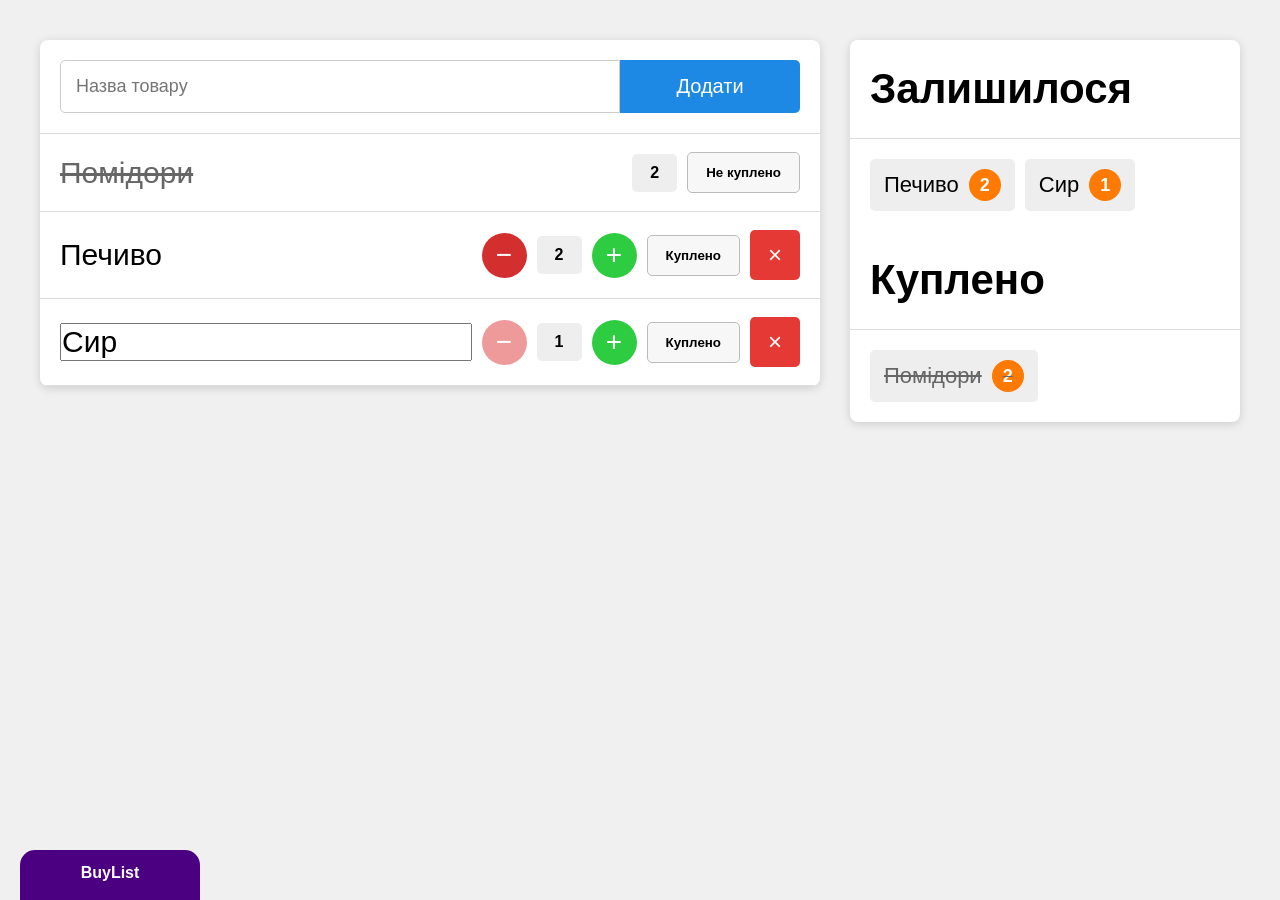
<file: home_task1/index.html>
<!DOCTYPE html>
<html lang="uk">
<head>
  <meta charset="UTF-8" />
  <meta name="viewport" content="width=device-width, initial-scale=1.0"/>
  <title>Buy List</title>

  <link rel="stylesheet" href="style.css">
</head>

<body>

  <div class="container">


    <section class="left-column">

      <form class="add-form">

        <input
          type="text"
          placeholder="Назва товару"
          aria-label="Назва товару"/>

        <button
          type="submit"
          data-tooltip="Додати товар">
          Додати
        </button>

      </form>


      <div class="item bought">

        <div class="item-name">
          Помідори
        </div>

        <div class="count">
          2
        </div>

        <div class="actions">

          <button
            class="status-btn"
            data-tooltip="Позначити як не куплено">
            Не куплено
          </button>

        </div>

      </div>


      <div class="item">

        <div class="item-name">
          Печиво
        </div>

        <div class="controls">

          <button
            class="circle-btn minus"
            data-tooltip="Зменшити кількість">
            −
          </button>

          <div class="count">
            2
          </div>

          <button
            class="circle-btn plus"
            data-tooltip="Збільшити кількість">
            +
          </button>

        </div>

        <div class="actions">

          <button
            class="status-btn"
            data-tooltip="Позначити як куплено">
            Куплено
          </button>

          <button
            class="delete-btn"
            data-tooltip="Видалити товар">
            ×
          </button>

        </div>

      </div>


      <div class="item">

        <input
          class="item-name"
          value="Сир"
          aria-label="Назва товару"/>

        <div class="controls">

          <button
            class="circle-btn minus"
            disabled
            data-tooltip="Не можна зменшити">
            −
          </button>

          <div class="count">
            1
          </div>

          <button
            class="circle-btn plus"
            data-tooltip="Збільшити кількість">
            +
          </button>

        </div>

        <div class="actions">

          <button
            class="status-btn"
            data-tooltip="Позначити як куплено">
            Куплено
          </button>

          <button
            class="delete-btn"
            data-tooltip="Видалити товар">
            ×
          </button>

        </div>

      </div>

    </section>


    <aside class="right-column">

      <div class="section-title">
        Залишилося
      </div>

      <div class="summary-list">

        <div class="summary-item">
          Печиво
          <span class="badge-count">2</span>
        </div>

        <div class="summary-item">
          Сир
          <span class="badge-count">1</span>
        </div>

      </div>

      <div class="section-title">
        Куплено
      </div>

      <div class="summary-list">

        <div class="summary-item bought">
          Помідори
          <span class="badge-count">2</span>
        </div>

      </div>

    </aside>

  </div>


  <div class="author-badge">

    <div class="badge-top">
      BuyList
    </div>

    <div class="badge-bottom">
      Робота Іваненко Крістіни
    </div>

  </div>

</body>
</html>
</file>
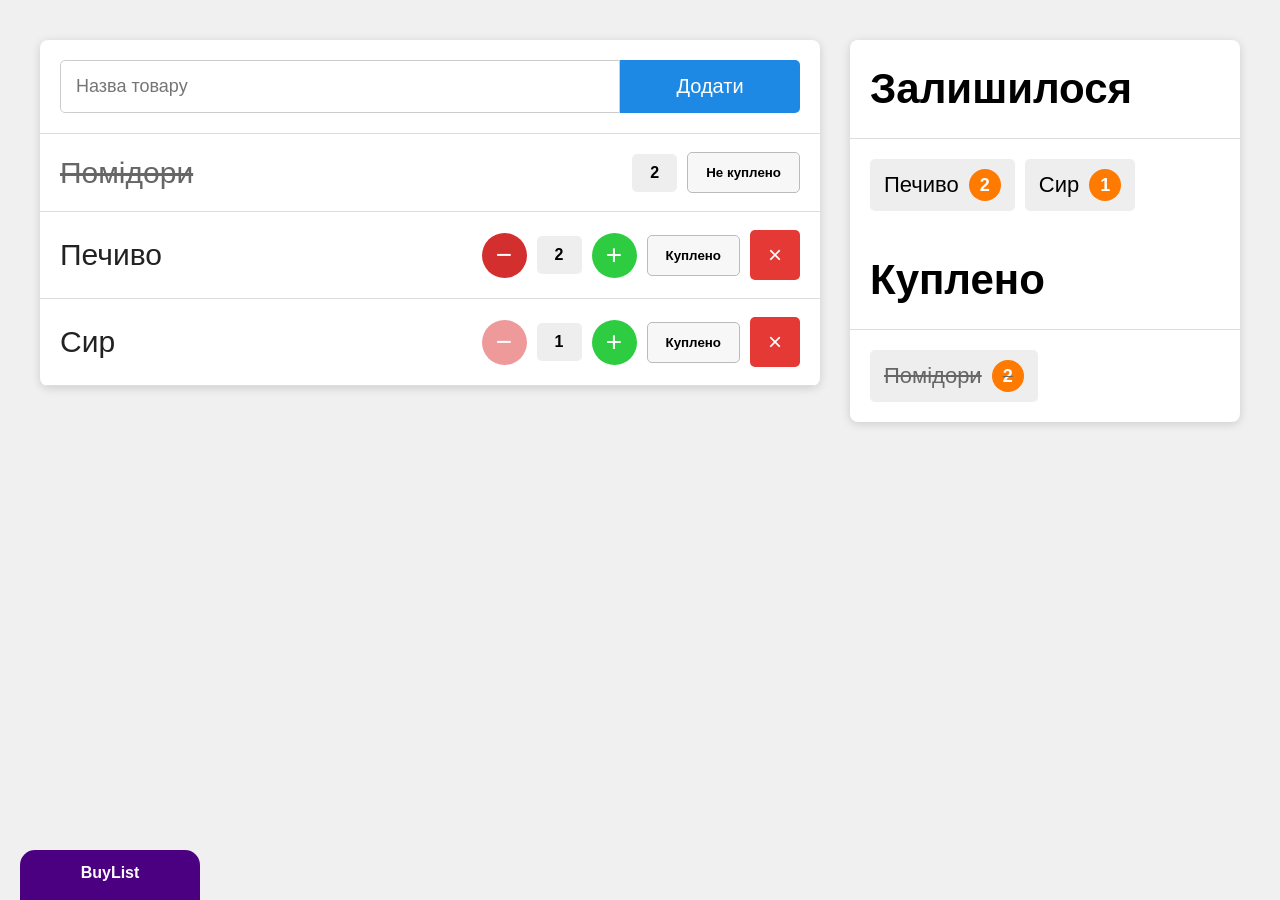
<file: home_work2/index.html>
<!DOCTYPE html>
<html lang="uk">
<head>
  <meta charset="UTF-8" />
  <meta name="viewport" content="width=device-width, initial-scale=1.0" />
  <title>Buy List</title>
  <link rel="stylesheet" href="style.css">
</head>

<body>
  <div class="container">
    <section class="left-column">
      <form class="add-form">
        <input
          type="text"
          placeholder="Назва товару"
          aria-label="Назва товару"
        />

        <button type="submit" data-tooltip="Додати товар">
          Додати
        </button>
      </form>

      <div class="item bought">
        <div class="item-name">Помідори</div>

        <div class="count">2</div>

        <div class="actions">
          <button class="status-btn" data-tooltip="Позначити як не куплено">
            Не куплено
          </button>
        </div>
      </div>

      <div class="item">
        <div class="item-name">Печиво</div>

        <div class="controls">
          <button class="circle-btn minus" data-tooltip="Зменшити кількість">
            −
          </button>

          <div class="count">2</div>

          <button class="circle-btn plus" data-tooltip="Збільшити кількість">
            +
          </button>
        </div>

        <div class="actions">
          <button class="status-btn" data-tooltip="Позначити як куплено">
            Куплено
          </button>

          <button class="delete-btn" data-tooltip="Видалити товар">
            ×
          </button>
        </div>
      </div>

      <div class="item">
        <div class="item-name">Сир</div>

        <div class="controls">
          <button class="circle-btn minus" disabled data-tooltip="Не можна зменшити">
            −
          </button>

          <div class="count">1</div>

          <button class="circle-btn plus" data-tooltip="Збільшити кількість">
            +
          </button>
        </div>

        <div class="actions">
          <button class="status-btn" data-tooltip="Позначити як куплено">
            Куплено
          </button>

          <button class="delete-btn" data-tooltip="Видалити товар">
            ×
          </button>
        </div>
      </div>
    </section>

    <aside class="right-column">
      <div class="section-title">Залишилося</div>
      <div class="summary-list remaining-summary"></div>

      <div class="section-title">Куплено</div>
      <div class="summary-list bought-summary"></div>
    </aside>
  </div>

  <div class="author-badge">
    <div class="badge-top">BuyList</div>
    <div class="badge-bottom">Робота Іваненко Крістіни</div>
  </div>

  <script src="script.js"></script>
</body>
</html>
</file>
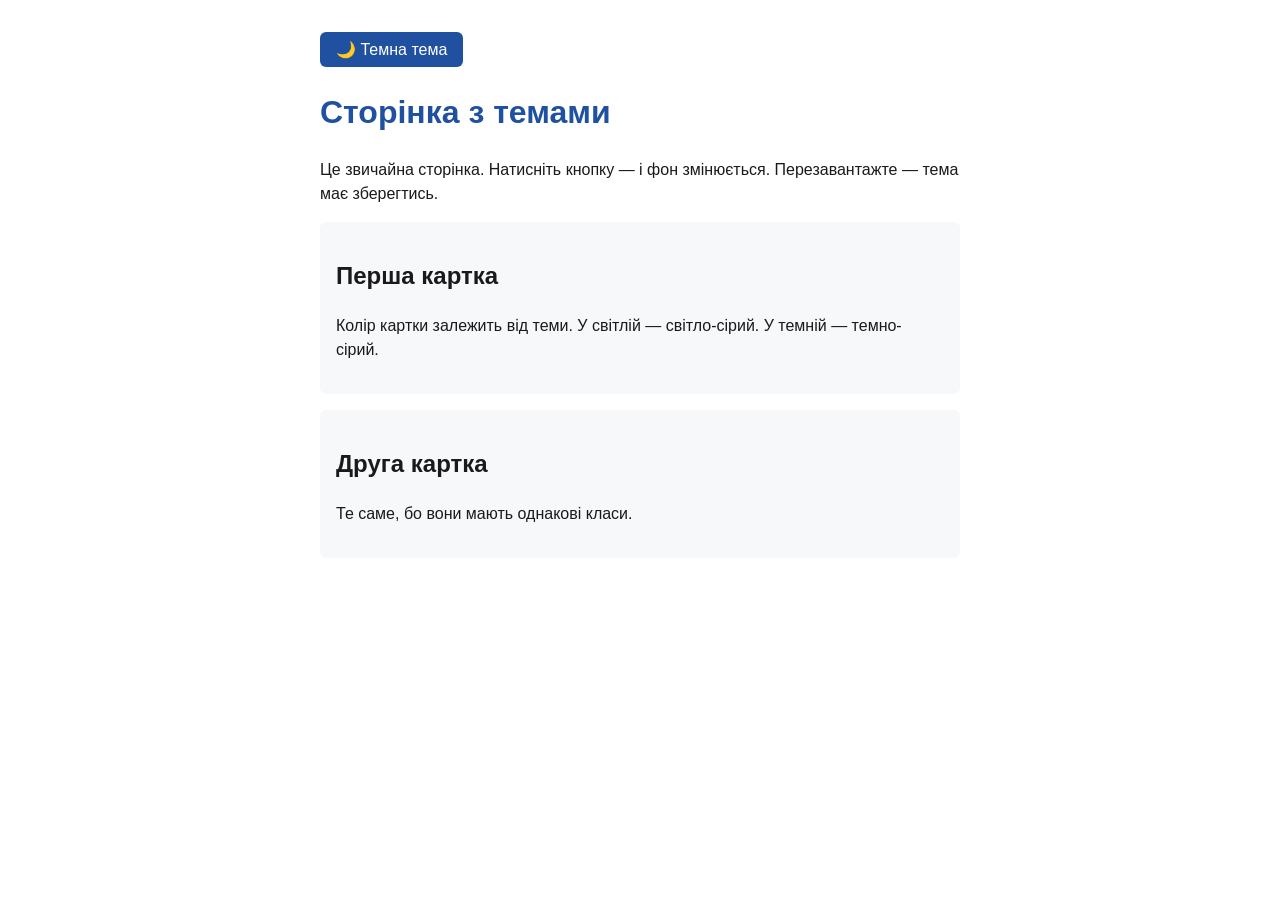
<file: Lab_4/page.html>
<!DOCTYPE html>
<html lang="uk">
<head>
  <meta charset="UTF-8">
  <title>Task 3 — Перемикач тем</title>
  <style>
    :root {
      --bg: #ffffff;
      --text: #1a1a1a;
      --accent: #2050a0;
      --surface: #f6f8fa;
    }
    [data-theme="dark"] {
      --bg: #1a1a1a;
      --text: #eee;
      --accent: #4c8af0;
      --surface: #2a2a2a;
    }
    body {
      background: var(--bg); color: var(--text);
      font-family: -apple-system, sans-serif;
      max-width: 640px; margin: 0 auto; padding: 2rem 1rem;
      line-height: 1.5;
      transition: background 0.2s, color 0.2s;
    }
    h1 { color: var(--accent); }
    .card {
      background: var(--surface); padding: 1rem;
      border-radius: 6px; margin: 1rem 0;
    }
    #theme-toggle {
      background: var(--accent); color: white; border: none;
      padding: 8px 16px; border-radius: 6px; cursor: pointer;
      font-size: 1rem;
    }
  </style>
</head>
<body>

  <button id="theme-toggle">🌙 Темна тема</button>

  <h1>Сторінка з темами</h1>

  <p>Це звичайна сторінка. Натисніть кнопку — і фон змінюється. Перезавантажте — тема має зберегтись.</p>

  <div class="card">
    <h2>Перша картка</h2>
    <p>Колір картки залежить від теми. У світлій — світло-сірий. У темній — темно-сірий.</p>
  </div>

  <div class="card">
    <h2>Друга картка</h2>
    <p>Те саме, бо вони мають однакові класи.</p>
  </div>

  <script src="theme.js"></script>
</body>
</html>
</file>
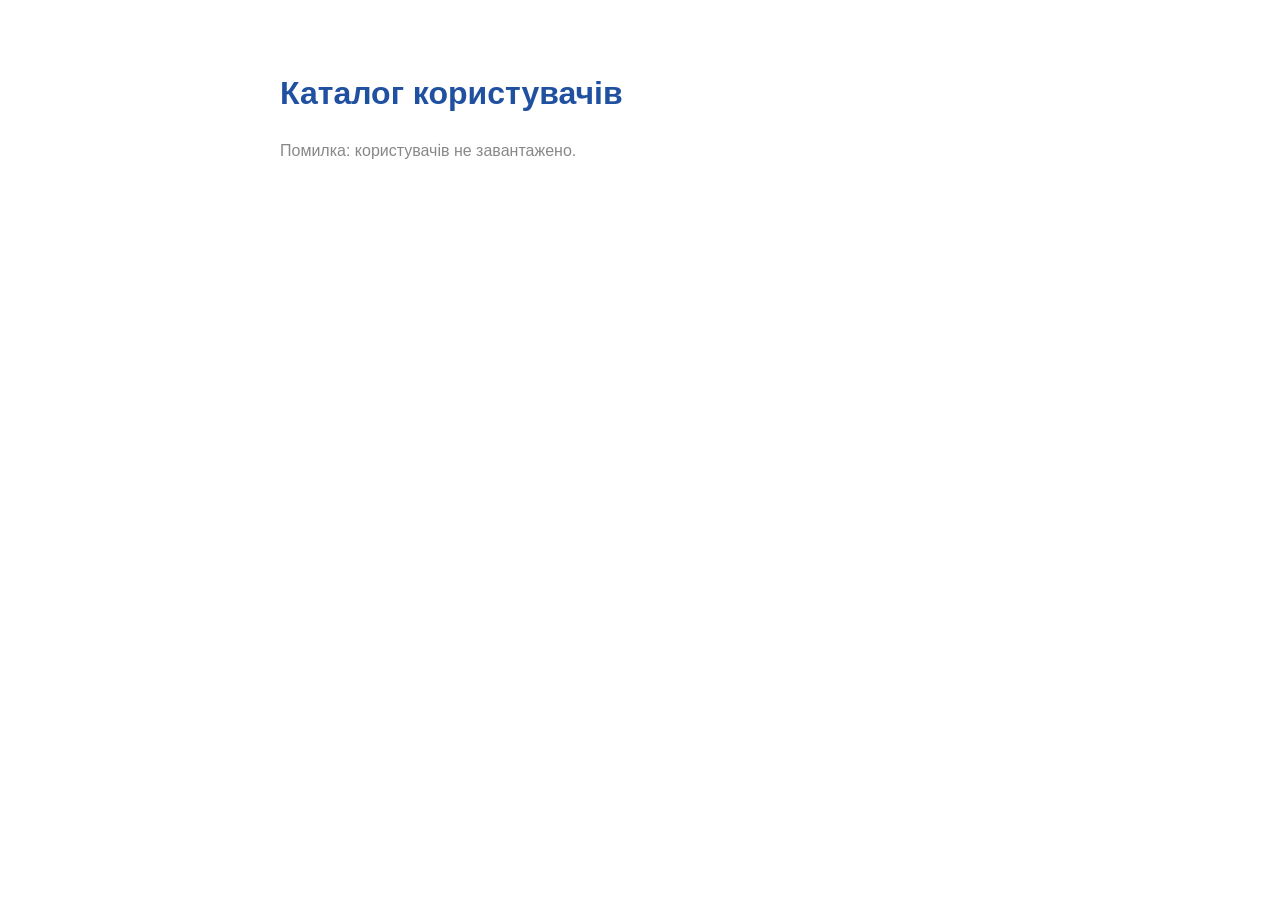
<file: Lab_5/page.html>
<!DOCTYPE html>
<html lang="uk">
<head>
  <meta charset="UTF-8">
  <title>Task 3 — Каталог користувачів</title>
  <style>
    body { font-family: -apple-system, sans-serif; max-width: 720px; margin: 2rem auto; padding: 1rem; line-height: 1.5; }
    h1 { color: #2050a0; }
    #users { display: grid; gap: 1rem; }
    .card { 
      background: #f6f8fa;
      border: 1px solid #e1e4e8; 
      border-radius: 6px; 
      padding: 1rem; }
    .card h3 { 
      margin: 0 0 0.3rem; 
      color: #2050a0; }
    .card .meta { 
      color: #555; 
      font-size: 0.95em; 
      margin: 0.2rem 0; }
    .card button { 
      margin-top: 0.5rem; 
      padding: 6px 12px; 
      background: #2050a0; 
      color: white; 
      border: none; 
      border-radius: 4px; 
      cursor: pointer; 
      font-size: 0.9rem; }
    .card button:disabled { opacity: 0.6; }
    .posts { 
      margin-top: 0.8rem; 
      padding-top: 0.8rem; 
      border-top: 1px dashed #ddd; }
    .posts h4 { 
      font-size: 0.95rem; 
      margin: 0 0 0.5rem; }
    .posts ul { 
      margin: 0; 
      padding-left: 1.2rem; 
      font-size: 0.9rem; 
      color: #555; }
    .error { 
      color: #c33; 
      font-size: 0.9em; }
    #status { color: #888; }
  </style>
</head>
<body>

  <h1>Каталог користувачів</h1>
  <p id="status">Завантаження...</p>
  <div id="users"></div>

  <script src="users.js"></script>
</body>
</html>
</file>
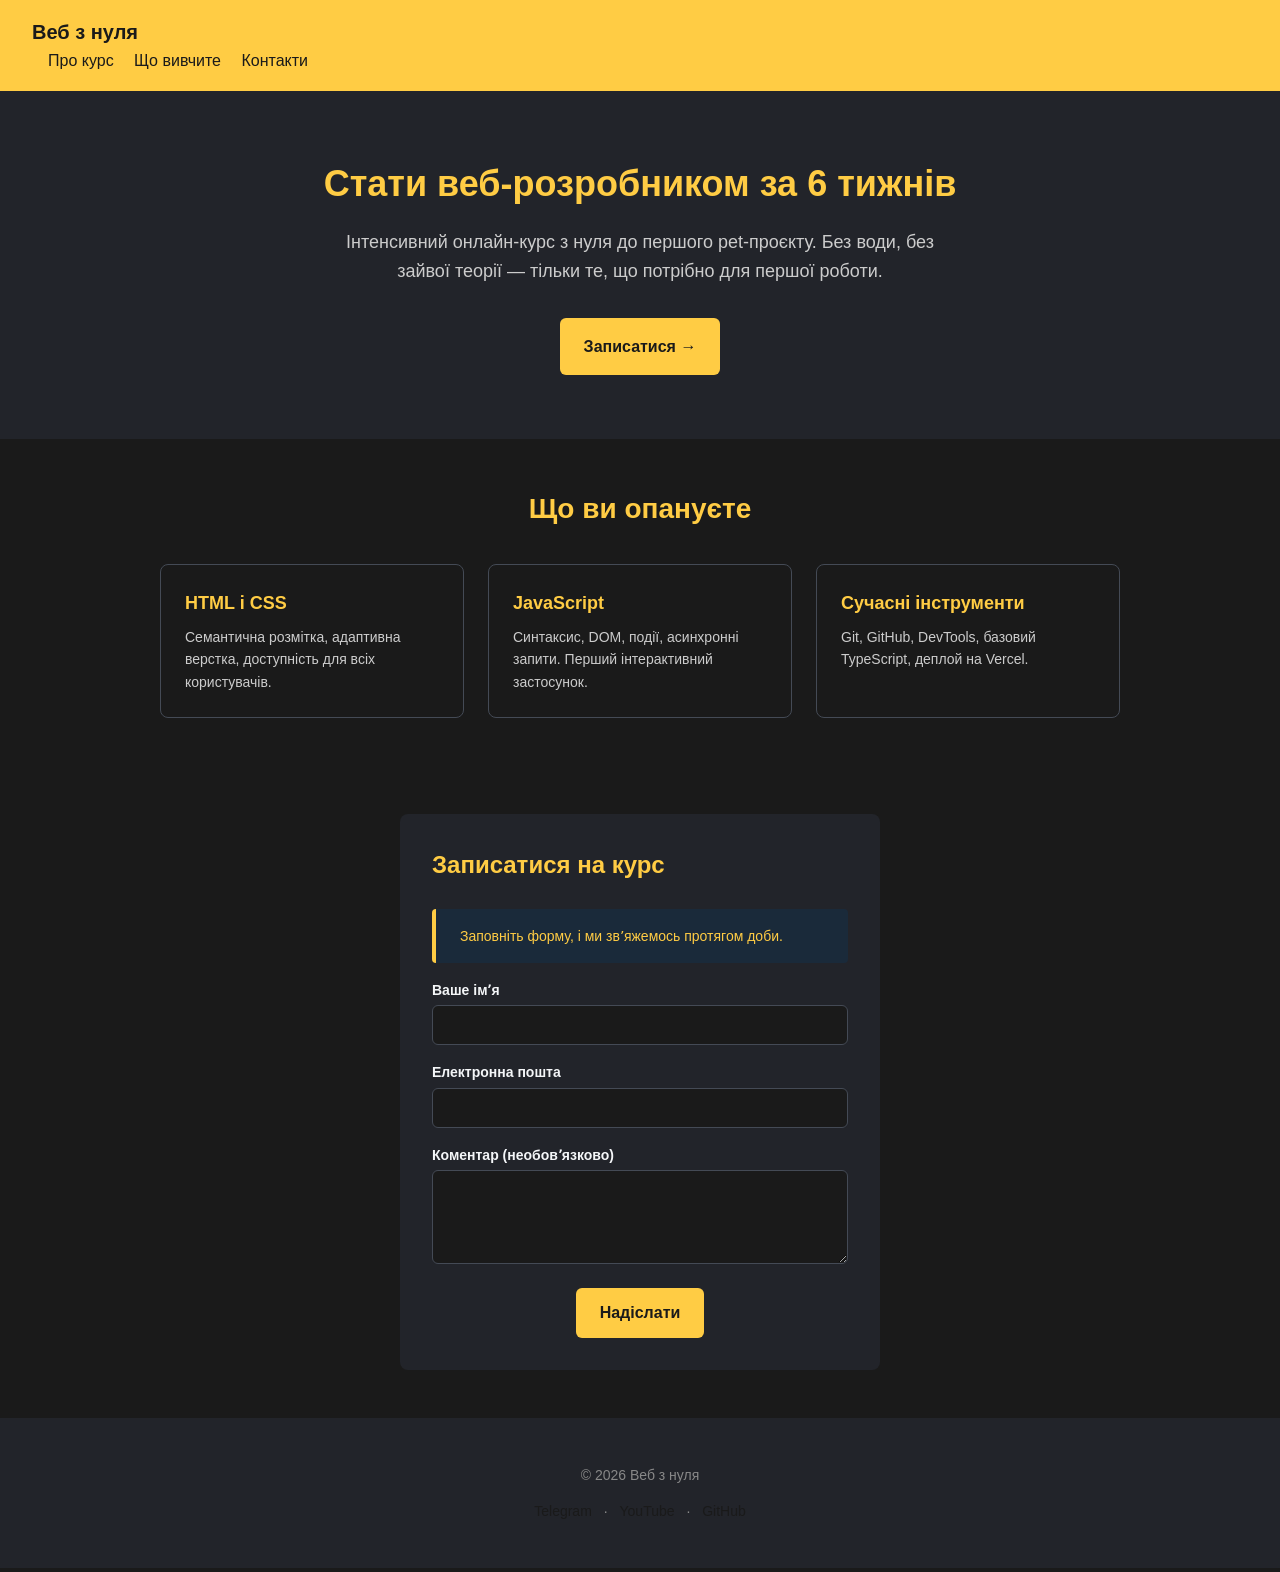
<file: Lab_2/task-3-variables/legacy-page.html>
<!DOCTYPE html>
<html lang="uk">
<head>
  <meta charset="UTF-8">
  <meta name="viewport" content="width=device-width, initial-scale=1">
  <title>Курс «Веб з нуля» — лендинг</title>
  <link rel="stylesheet" href="legacy.css">
</head>
<body data-theme="dark" class="legacy">

  <!-- HTML, який використовує legacy.css.
       Потрібен лише як референс — щоб бачити, як виглядає сторінка
       до і після рефакторингу. Студент змінює тільки legacy.css. -->

  <header class="site-header">
    <h1>Веб з нуля</h1>
    <nav>
      <a href="#hero">Про курс</a>
      <a href="#features">Що вивчите</a>
      <a href="#contact">Контакти</a>
    </nav>
  </header>

  <section class="hero" id="hero">
    <h2>Стати веб-розробником за 6 тижнів</h2>
    <p>Інтенсивний онлайн-курс з нуля до першого pet-проєкту. Без води, без зайвої теорії — тільки те, що потрібно для першої роботи.</p>
    <a href="#contact" class="cta">Записатися →</a>
  </section>

  <section class="features" id="features">
    <h2>Що ви опануєте</h2>
    <div class="grid">
      <div class="feature-card">
        <h3>HTML і CSS</h3>
        <p>Семантична розмітка, адаптивна верстка, доступність для всіх користувачів.</p>
      </div>
      <div class="feature-card">
        <h3>JavaScript</h3>
        <p>Синтаксис, DOM, події, асинхронні запити. Перший інтерактивний застосунок.</p>
      </div>
      <div class="feature-card">
        <h3>Сучасні інструменти</h3>
        <p>Git, GitHub, DevTools, базовий TypeScript, деплой на Vercel.</p>
      </div>
    </div>
  </section>

  <section class="contact-form" aria-labelledby="contact-title">
    <h2 id="contact-title">Записатися на курс</h2>
    <p class="alert alert-info">Заповніть форму, і ми звʼяжемось протягом доби.</p>

    <form>
      <label for="name">Ваше імʼя</label>
      <input type="text" id="name" name="name" required>

      <label for="email">Електронна пошта</label>
      <input type="email" id="email" name="email" required>

      <label for="message">Коментар (необовʼязково)</label>
      <textarea id="message" name="message" rows="4"></textarea>

      <button type="submit">Надіслати</button>
    </form>
  </section>

  <footer class="site-footer">
    <p>© 2026 Веб з нуля</p>
    <p>
      <a href="#">Telegram</a> ·
      <a href="#">YouTube</a> ·
      <a href="#">GitHub</a>
    </p>
  </footer>

</body>
</html>
</file>
<file: home_task1/style.css>
* {
  box-sizing: border-box;
  margin: 0;
  padding: 0;
}

body {
  font-family: Arial, sans-serif;
  background: #f0f0f0;
  padding: 40px;
  position: relative;
  min-height: 100vh;
}

.container {
  display: flex;
  gap: 30px;
  align-items: flex-start;
  flex-wrap: wrap;
}

.left-column {
  flex: 2;
  min-width: 320px;
  background: white;
  border-radius: 8px;
  box-shadow: 0 2px 10px rgba(0,0,0,0.15);
  overflow: hidden;
}

.right-column {
  flex: 1;
  min-width: 280px;
  background: white;
  border-radius: 8px;
  box-shadow: 0 2px 10px rgba(0,0,0,0.15);
  overflow: hidden;
}


.add-form {
  display: flex;
  padding: 20px;
  border-bottom: 1px solid #ddd;
}

.add-form input {
  flex: 1;
  padding: 15px;
  font-size: 18px;
  border: 1px solid #ccc;
  border-radius: 5px 0 0 5px;
  outline: none;
}

.add-form button {
  width: 180px;
  border: none;
  background: #1e88e5;
  color: white;
  font-size: 20px;
  cursor: pointer;
  border-radius: 0 5px 5px 0;
}


.item {
  display: flex;
  align-items: center;
  justify-content: space-between;
  padding: 18px 20px;
  border-bottom: 1px solid #ddd;
  gap: 10px;
  flex-wrap: wrap;
}

.item-name {
  flex: 1;
  font-size: 30px;
}

.bought .item-name {
  text-decoration: line-through;
  color: #666;
}


.controls {
  display: flex;
  align-items: center;
  gap: 10px;
}

.count {
  background: #eee;
  padding: 10px 16px;
  border-radius: 5px;
  font-weight: bold;
  min-width: 45px;
  text-align: center;
}

.circle-btn {
  width: 45px;
  height: 45px;
  border-radius: 50%;
  border: none;
  color: white;
  font-size: 28px;
  cursor: pointer;
  position: relative;
}

.minus {
  background: #d32f2f;
}

.plus {
  background: #2ecc40;
}

.minus:disabled {
  background: #ef9a9a;
  cursor: not-allowed;
}


.actions {
  display: flex;
  align-items: center;
  gap: 10px;
}

.status-btn {
  padding: 12px 18px;
  border: 1px solid #bbb;
  border-radius: 5px;
  background: #f7f7f7;
  cursor: pointer;
  font-weight: bold;
  position: relative;
}

.delete-btn {
  width: 50px;
  height: 50px;
  border: none;
  border-radius: 5px;
  background: #e53935;
  color: white;
  font-size: 24px;
  cursor: pointer;
  position: relative;
}


.section-title {
  font-size: 42px;
  font-weight: bold;
  padding: 25px 20px;
  border-bottom: 1px solid #ddd;
}

.summary-list {
  padding: 20px;
  display: flex;
  flex-wrap: wrap;
  gap: 10px;
}

.summary-item {
  background: #eee;
  padding: 10px 14px;
  border-radius: 5px;
  display: flex;
  align-items: center;
  gap: 10px;
  font-size: 22px;
}

.summary-item.bought {
  text-decoration: line-through;
  color: #666;
}

.badge-count {
  background: #ff7a00;
  color: white;
  width: 32px;
  height: 32px;
  border-radius: 50%;
  display: flex;
  justify-content: center;
  align-items: center;
  font-size: 18px;
  font-weight: bold;
}


[data-tooltip] {
  position: relative;
}

[data-tooltip]::after {
  content: attr(data-tooltip);
  position: absolute;
  bottom: 120%;
  left: 50%;
  transform: translateX(-50%) scale(0.7);
  background: #4b0082;
  color: white;
  padding: 8px 12px;
  border-radius: 10px;
  white-space: nowrap;
  opacity: 0;
  pointer-events: none;
  transition: 0.3s ease;
  font-size: 14px;
}

[data-tooltip]:hover::after,
[data-tooltip]:focus::after {
  opacity: 1;
  transform: translateX(-50%) scale(1);
}


.author-badge {
  position: fixed;
  left: 20px;
  bottom: 0;
  width: 180px;
  height: 50px;
  background: #4b0082;
  color: white;
  border-radius: 15px 15px 0 0;
  overflow: hidden;
  transition: 0.4s ease;
  z-index: 999;
}

.author-badge:hover {
  height: 90px;
  background: #7b1fa2;
}

.badge-top,
.badge-bottom {
  display: flex;
  justify-content: center;
  align-items: center;
  height: 45px;
  font-weight: bold;
}

.badge-bottom {
  font-size: 14px;
}


@media (max-width: 650px) {

  .container {
    flex-direction: column;
  }

  .left-column,
  .right-column {
    width: 100%;
  }

  .item {
    flex-direction: column;
    align-items: flex-start;
  }

  .item-name {
    font-size: 24px;
  }
}


@media print {

  .author-badge {
    background: white;
    color: #4b0082;
    border: 2px solid #4b0082;
  }

  .badge-top {
    font-size: 0;
  }

  .badge-top::after {
    content: "Крістіна Іваненко";
    font-size: 18px;
  }
}
</file>
<file: home_work2/style.css>
* {
  box-sizing: border-box;
  margin: 0;
  padding: 0;
}

body {
  font-family: Arial, sans-serif;
  background: #f0f0f0;
  padding: 40px;
  position: relative;
  min-height: 100vh;
}

.container {
  display: flex;
  gap: 30px;
  align-items: flex-start;
  flex-wrap: wrap;
}

.left-column {
  flex: 2;
  min-width: 320px;
  background: white;
  border-radius: 8px;
  box-shadow: 0 2px 10px rgba(0,0,0,0.15);
  overflow: hidden;
}

.right-column {
  flex: 1;
  min-width: 280px;
  background: white;
  border-radius: 8px;
  box-shadow: 0 2px 10px rgba(0,0,0,0.15);
  overflow: hidden;
}


.add-form {
  display: flex;
  padding: 20px;
  border-bottom: 1px solid #ddd;
}

.add-form input {
  flex: 1;
  padding: 15px;
  font-size: 18px;
  border: 1px solid #ccc;
  border-radius: 5px 0 0 5px;
  outline: none;
}

.add-form button {
  width: 180px;
  border: none;
  background: #1e88e5;
  color: white;
  font-size: 20px;
  cursor: pointer;
  border-radius: 0 5px 5px 0;
}


.item {
  display: flex;
  align-items: center;
  justify-content: space-between;
  padding: 18px 20px;
  border-bottom: 1px solid #ddd;
  gap: 10px;
  flex-wrap: wrap;
}

.item-name {
  flex: 1;
  font-size: 30px;
  min-width: 160px;
  color: #222;
}

button.item-name {
  border: none;
  background: transparent;
  cursor: pointer;
  text-align: left;
  font-family: inherit;
  padding: 4px 0;
  position: relative;
}

button.item-name:disabled {
  cursor: default;
}

.edit-input {
  border: 1px solid #bbb;
  border-radius: 5px;
  padding: 8px 10px;
  outline: none;
}

.edit-input:focus {
  border-color: #1e88e5;
  box-shadow: 0 0 0 3px rgba(30, 136, 229, 0.18);
}

.bought .item-name {
  text-decoration: line-through;
  color: #666;
}


.controls {
  display: flex;
  align-items: center;
  gap: 10px;
}

.count {
  background: #eee;
  padding: 10px 16px;
  border-radius: 5px;
  font-weight: bold;
  min-width: 45px;
  text-align: center;
}

.circle-btn {
  width: 45px;
  height: 45px;
  border-radius: 50%;
  border: none;
  color: white;
  font-size: 28px;
  cursor: pointer;
  position: relative;
}

.minus {
  background: #d32f2f;
}

.plus {
  background: #2ecc40;
}

.minus:disabled {
  background: #ef9a9a;
  cursor: not-allowed;
}


.actions {
  display: flex;
  align-items: center;
  gap: 10px;
}

.status-btn {
  padding: 12px 18px;
  border: 1px solid #bbb;
  border-radius: 5px;
  background: #f7f7f7;
  cursor: pointer;
  font-weight: bold;
  position: relative;
}

.delete-btn {
  width: 50px;
  height: 50px;
  border: none;
  border-radius: 5px;
  background: #e53935;
  color: white;
  font-size: 24px;
  cursor: pointer;
  position: relative;
}


.section-title {
  font-size: 42px;
  font-weight: bold;
  padding: 25px 20px;
  border-bottom: 1px solid #ddd;
}

.summary-list {
  padding: 20px;
  display: flex;
  flex-wrap: wrap;
  gap: 10px;
}

.summary-item {
  background: #eee;
  padding: 10px 14px;
  border-radius: 5px;
  display: flex;
  align-items: center;
  gap: 10px;
  font-size: 22px;
}

.summary-item.bought {
  text-decoration: line-through;
  color: #666;
}

.badge-count {
  background: #ff7a00;
  color: white;
  width: 32px;
  height: 32px;
  border-radius: 50%;
  display: flex;
  justify-content: center;
  align-items: center;
  font-size: 18px;
  font-weight: bold;
}


[data-tooltip] {
  position: relative;
}

[data-tooltip]::after {
  content: attr(data-tooltip);
  position: absolute;
  bottom: 120%;
  left: 50%;
  transform: translateX(-50%) scale(0.7);
  background: #4b0082;
  color: white;
  padding: 8px 12px;
  border-radius: 10px;
  white-space: nowrap;
  opacity: 0;
  pointer-events: none;
  transition: 0.3s ease;
  font-size: 14px;
}

[data-tooltip]:hover::after,
[data-tooltip]:focus::after {
  opacity: 1;
  transform: translateX(-50%) scale(1);
}


.author-badge {
  position: fixed;
  left: 20px;
  bottom: 0;
  width: 180px;
  height: 50px;
  background: #4b0082;
  color: white;
  border-radius: 15px 15px 0 0;
  overflow: hidden;
  transition: 0.4s ease;
  z-index: 999;
}

.author-badge:hover {
  height: 90px;
  background: #7b1fa2;
}

.badge-top,
.badge-bottom {
  display: flex;
  justify-content: center;
  align-items: center;
  height: 45px;
  font-weight: bold;
}

.badge-bottom {
  font-size: 14px;
}


@media (max-width: 650px) {

  .container {
    flex-direction: column;
  }

  .left-column,
  .right-column {
    width: 100%;
  }

  .item {
    flex-direction: column;
    align-items: flex-start;
  }

  .item-name {
    font-size: 24px;
  }
}


@media print {

  .author-badge {
    background: white;
    color: #4b0082;
    border: 2px solid #4b0082;
  }

  .badge-top {
    font-size: 0;
  }

  .badge-top::after {
    content: "Крістіна Іваненко";
    font-size: 18px;
  }
}

.summary-list:empty::before {
  content: "Немає товарів";
  color: #777;
  font-size: 18px;
}
</file>
<file: Lab_2/task-3-variables/legacy.css>
/*
  legacy.css — стилі лендингу з hardcoded значеннями.
  Завдання 3: рефакторинг через CSS-змінні + темна тема.

  Студент має:
  1. Виділити дизайн-токени в :root (≥ 10 змінних).
  2. Замінити hardcoded значення на var(--name).
  3. Додати [data-theme="dark"] перевизначення для темної теми.
  4. Перевірити, що нічого не зламалось у світлій темі.
*/

:root {
/* Кольори */
  --color-primary: #2050a0;
  --color-primary-dark: #173e7c;
  --color-bg: #ffffff;
  --color-bg-alt: #f4f6f8;
  --color-bg-footer: #1a1a1a;
  --color-bg-alert: #fff7e6;
  --color-bg-alert-info: #e8f0fe;
  --color-bg-alert-success: #e6f7eb;
  --color-text: #1a1a1a;
  --color-text-light: #ffffff;
  --color-text-muted: #555555;
  --color-text-footer: #cccccc;
  --color-link-hover: #ffcc44;
  --color-alert: #b85c00;
  --color-alert-info: #2050a0;
  --color-alert-success: #2a8a4a;
  --color-border: #e1e4e8;
  --color-border-header: #1a3f80;

/* Відступи */
  --space-xs: 4px;
  --space-sm: 8px;
  --space-md: 16px;
  --space-lg: 24px;
  --space-xl: 32px;
  --space-xxl: 48px;
  --space-hero: 64px;

/* Радіуси */
  --radius-sm: 4px;
  --radius-md: 6px;
  --radius-lg: 8px;

/* Шрифти */
  --font-main: 'Helvetica Neue', Arial, sans-serif;
  --font-size-base: 16px;
  --font-size-lg: 18px;
  --font-size-xl: 20px;
  --font-size-xxl: 24px;
  --font-size-hero: 36px;

/* Додаткові розміри */
--font-size-sm: 14px;
--font-size-section: 28px;

--space-input-y: 10px;
--space-input-x: 12px;

--container-sm: 480px;
--container-md: 600px;
--container-lg: 960px;

--border-thick: 4px;
}

[data-theme="dark"] {
  --color-primary: #ffcc44;
  --color-primary-dark: #b89c2a;
  --color-bg: #1a1a1a;
  --color-bg-alt: #22242a;
  --color-bg-footer: #22242a;
  --color-bg-alert: #2a2a1a;
  --color-bg-alert-info: #1a2a3a;
  --color-bg-alert-success: #1a3a2a;
  --color-text: #f4f6f8;
  --color-text-light: #1a1a1a;
  --color-text-muted: #cccccc;
  --color-text-footer: #888888;
  --color-link-hover: #2050a0;
  --color-alert: #ffcc44;
  --color-alert-info: #ffcc44;
  --color-alert-success: #b8ff44;
  --color-border: #444a55;
  --color-border-header: #ffcc44;
}

* {
  box-sizing: border-box;
}

body {
  margin: 0;
  font-family: var(--font-main);
  font-size: var(--font-size-base);
  line-height: 1.6;
  color: var(--color-text);
  background: var(--color-bg);
}

/* === Header === */
.site-header {
  background: var(--color-primary);
  color: var(--color-text-light);
  padding: var(--space-md) var(--space-xl);
  border-bottom: 1px solid var(--color-border-header);
}

.site-header h1 {
  margin: 0;
  font-size: var(--font-size-xl);
  color: var(--color-text-light);
}

.site-header nav a {
  color: var(--color-text-light);
  text-decoration: none;
  margin-left: var(--space-md);
  font-size: var(--font-size-base);
}
/* колір посилання при наведенні */
.site-header nav a:hover {
  color: var(--color-link-hover);
}

/* === Hero === */
.hero {
  background: var(--color-bg-alt);
  padding: var(--space-hero) var(--space-xl);
  text-align: center;
  color: var(--color-text);
}

.hero h2 {
  font-size: var(--font-size-hero);
  margin: 0 0 var(--space-md);
  color: var(--color-primary);
}

.hero p {
  font-size: var(--font-size-lg);
  max-width: var(--container-md);
  margin: 0 auto var(--space-xl);
  color: var(--color-text-muted);
}
/* перетворення посилання в кнопку */
.hero .cta {
  display: inline-block;
  padding: var(--space-md) var(--space-lg);
  background: var(--color-primary);
  color: var(--color-text-light);
  border-radius: var(--radius-md);
  text-decoration: none;
  font-weight: 600;
  font-size: var(--font-size-base);
}

.hero .cta:hover {
  background: var(--color-primary-dark);
}

/* === Features === */
.features {
  padding: var(--space-xxl) var(--space-xl);
  background: var(--color-bg);
}

.features h2 {
  text-align: center;
  font-size: var(--font-size-section);
  margin: 0 0 var(--space-xl);
  color: var(--color-primary);
}
/*вмикаємо грід*/
.features .grid {
  display: grid;
  grid-template-columns: repeat(3, 1fr);
  gap: var(--space-lg); /*відстань*/
  max-width: var(--container-lg);
  margin: 0 auto;
}

.feature-card {
  background: var(--color-bg);
  border: 1px solid var(--color-border);
  border-radius: var(--radius-lg);
  padding: var(--space-lg);
  color: var(--color-text);
}

.feature-card h3 {
  margin: 0 0 var(--space-sm);
  color: var(--color-primary);
  font-size: var(--font-size-lg);
}

.feature-card p {
  margin: 0;
  color: var(--color-text-muted);
  font-size: var(--font-size-sm);
}

/* === Alert === */
.alert {
  padding: var(--space-md) var(--space-lg);
  background: var(--color-bg-alert);
  color: var(--color-alert);
  border-left: var(--border-thick) solid var(--color-alert);
  border-radius: var(--radius-sm);
  margin: var(--space-md) 0;
  font-size: var(--font-size-sm);
}

.alert-info {
  background: var(--color-bg-alert-info);
  color: var(--color-alert-info);
  border-left-color: var(--color-alert-info);
}

.alert-success {
  background: var(--color-bg-alert-success);
  color: var(--color-alert-success);
  border-left-color: var(--color-alert-success);
}

/* === Form === */
.contact-form {
  max-width: var(--container-sm);
  margin: var(--space-xxl) auto;
  padding: var(--space-xl);
  background: var(--color-bg-alt);
  border-radius: var(--radius-lg);
}

.contact-form h2 {
  margin: 0 0 var(--space-lg);
  color: var(--color-primary);
  font-size: var(--font-size-xxl);
}

.contact-form label {
  display: block;
  margin-bottom: var(--space-xs);
  color: var(--color-text);
  font-size: var(--font-size-sm);
  font-weight: 600;
}

.contact-form input,
.contact-form textarea {
  width: 100%;
  padding: var(--space-input-y) var(--space-input-x);
  border: 1px solid var(--color-border);
  border-radius: var(--radius-md);
  font-size: var(--font-size-base);
  background: var(--color-bg);
  color: var(--color-text);
  margin-bottom: var(--space-md);
}

.contact-form input:focus,
.contact-form textarea:focus {
  outline: 2px solid var(--color-primary);
  outline-offset: 1px;
}

.contact-form button {
  display: block;
  margin: 0 auto;
  background: var(--color-primary);
  color: var(--color-text-light);
  padding: var(--space-md) var(--space-lg);
  border: none;
  border-radius: var(--radius-md);
  font-size: var(--font-size-base);
  font-weight: 600;
  cursor: pointer;
}

.contact-form button:hover {
  background: var(--color-primary-dark);
}

/* === Footer === */
.site-footer {
  background: var(--color-bg-footer);
  color: var(--color-text-footer);
  padding: var(--space-xl);
  text-align: center;
  font-size: var(--font-size-sm);
}

.site-footer a {
  color: var(--color-text-light);
  text-decoration: none;
  margin: 0 var(--space-sm);
}

.site-footer a:hover {
  color: var(--color-link-hover);
}
</file>
